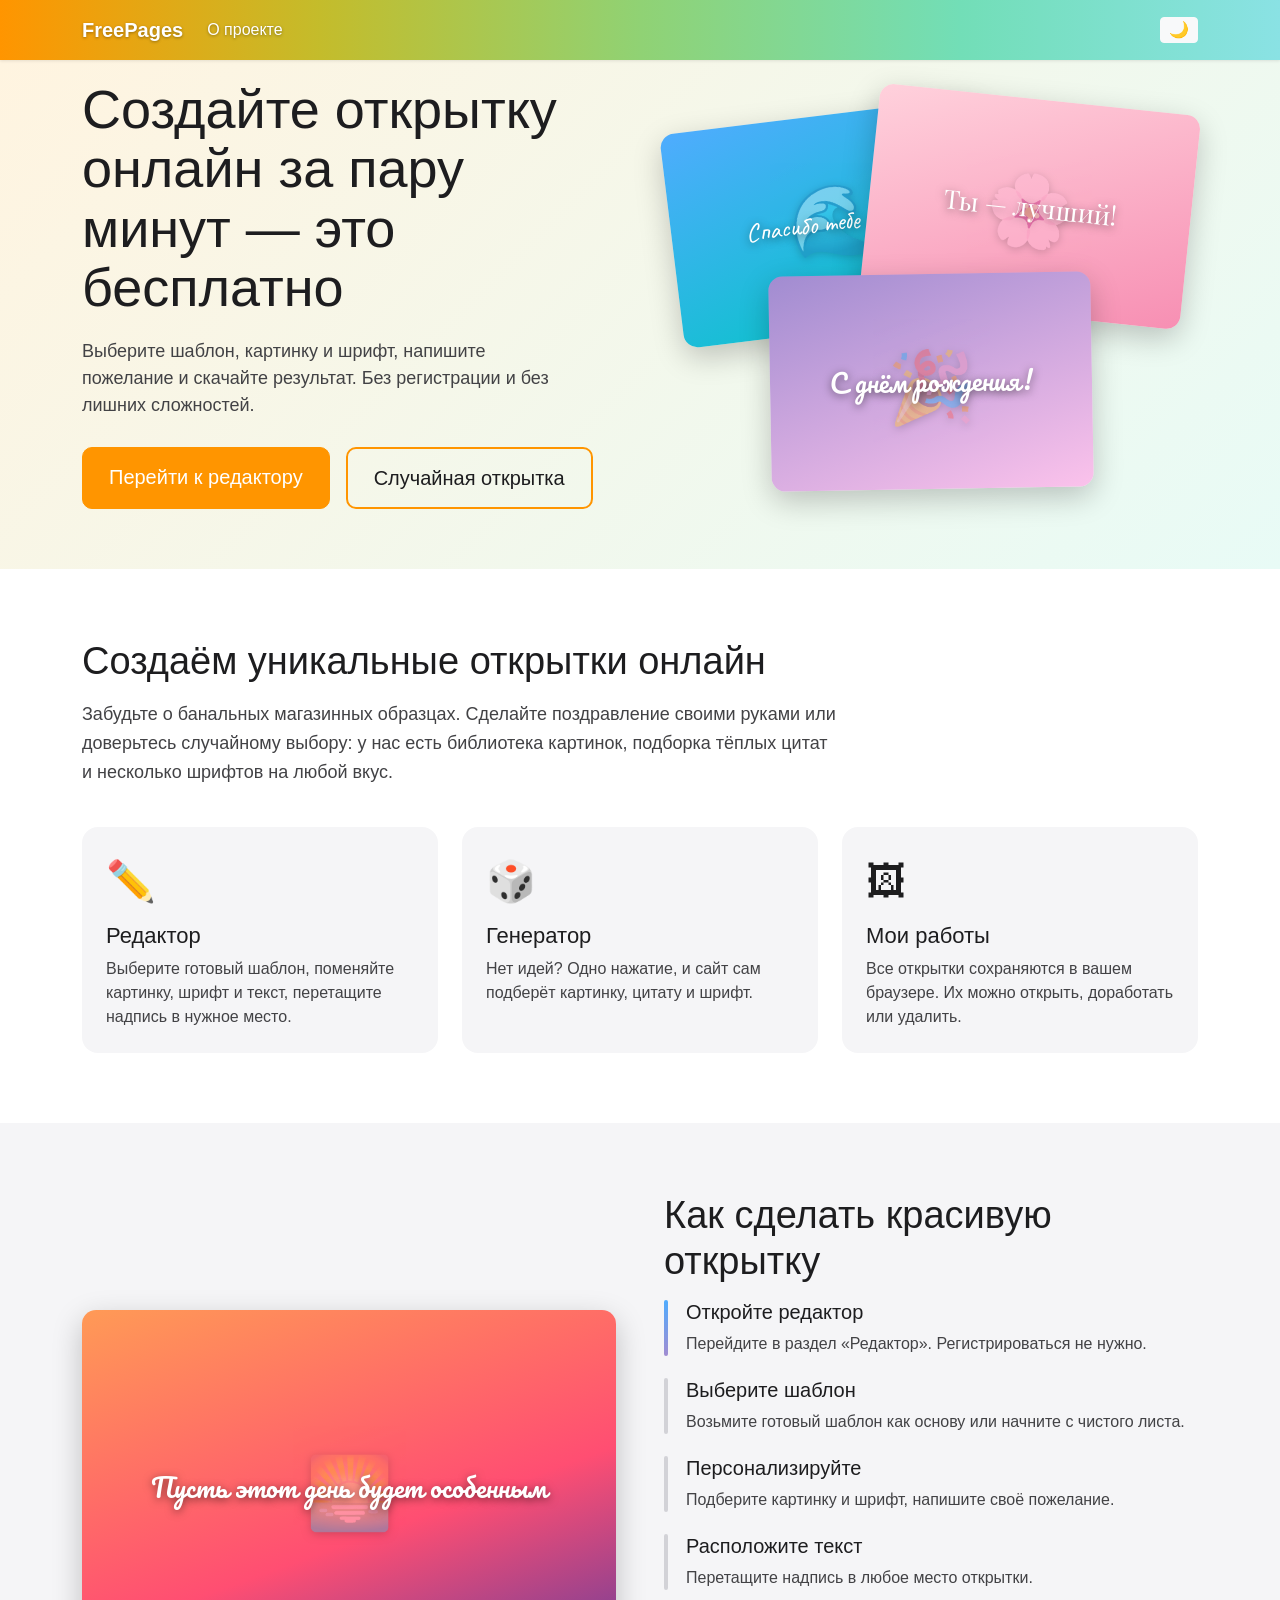
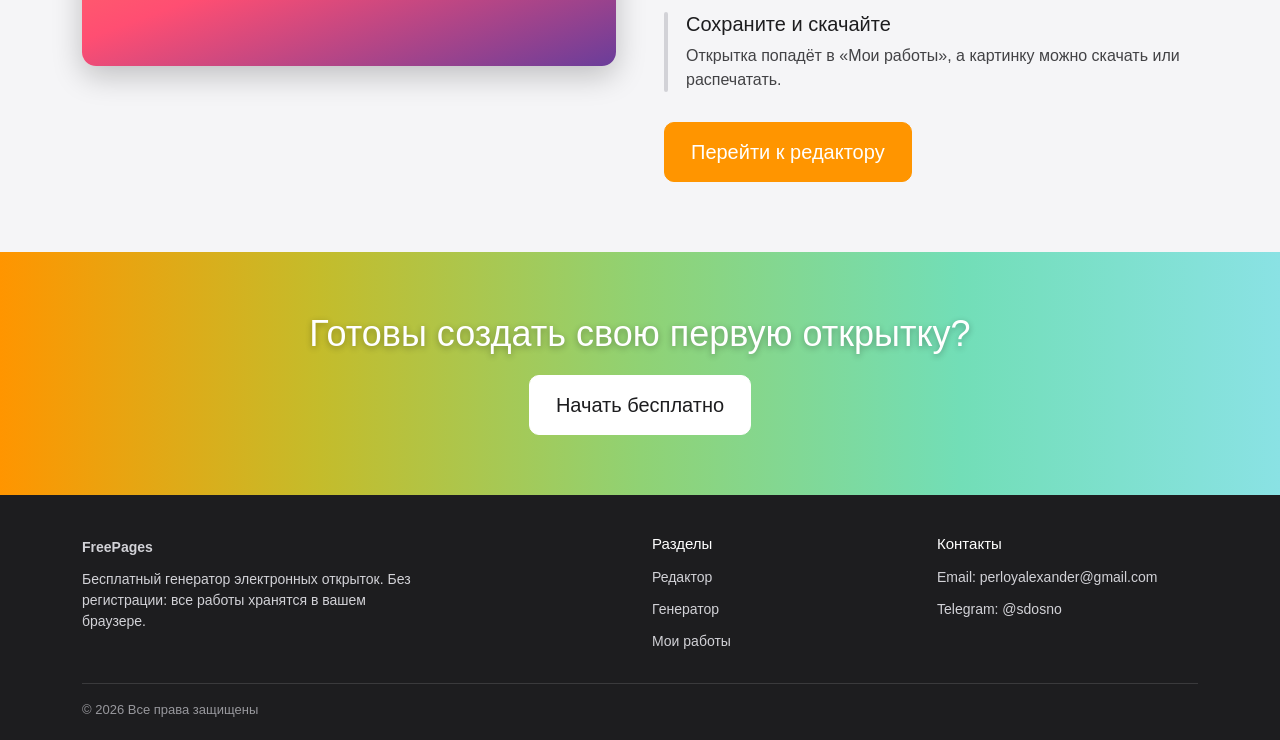
<file: index.html>
<!DOCTYPE html>
<html lang="ru"><head><meta charset="UTF-8"><meta name="viewport" content="width=device-width, initial-scale=1.0"><title>FreePages — создай открытку онлайн</title><link rel="preconnect" href="https://fonts.googleapis.com"><link href="https://fonts.googleapis.com/css2?family=Caveat&family=Pacifico&family=Playfair+Display&display=swap" rel="stylesheet"><link href="https://cdn.jsdelivr.net/npm/bootstrap@5.3.3/dist/css/bootstrap.min.css" rel="stylesheet"><link rel="stylesheet" href="css/style.css"></head>
<body>
<nav class="navbar navbar-expand-md site-header" data-bs-theme="dark"><div class="container">
<a class="navbar-brand" href="index.html">FreePages</a>
<button class="navbar-toggler" type="button" data-bs-toggle="collapse" data-bs-target="#mainNav" aria-controls="mainNav" aria-expanded="false" aria-label="Меню"><span class="navbar-toggler-icon"></span></button>
<div class="collapse navbar-collapse" id="mainNav">
<ul class="navbar-nav me-auto"><li class="nav-item"><a class="nav-link" href="about.html">О проекте</a></li></ul>
</div></div></nav>
<section class="hero"><div class="container">
<div class="row align-items-center g-5">
<div class="col-lg-6"><h1 class="hero__title">Создайте открытку онлайн за пару минут — это бесплатно</h1>
<p class="hero__text">Выберите шаблон, картинку и шрифт, напишите пожелание и скачайте результат. Без регистрации и без лишних сложностей.</p>
<div class="d-flex flex-wrap gap-3"><a class="btn btn-brand btn-lg" href="editor.html">Перейти к редактору</a><a class="btn btn-outline-brand btn-lg" href="generator.html">Случайная открытка</a></div></div>
<div class="col-lg-6"><div class="hero__visual" aria-hidden="true">
<div class="mini-card mini-card--1" style="background:linear-gradient(160deg,#4facfe,#00c6c3);font-family:'Caveat',cursive"><div class="mini-card__emoji">🌊</div><div class="mini-card__text">Спасибо тебе за всё!</div></div>
<div class="mini-card mini-card--2" style="background:linear-gradient(160deg,#ffd1dc,#f78fb3);font-family:'Playfair Display',serif"><div class="mini-card__emoji">🌸</div><div class="mini-card__text">Ты — лучший!</div></div>
<div class="mini-card mini-card--3" style="background:linear-gradient(160deg,#a18cd1,#fbc2eb);font-family:'Pacifico',cursive"><div class="mini-card__emoji">🎉</div><div class="mini-card__text">С днём рождения!</div></div></div></div>
</div></div></section>
<section class="section section--white"><div class="container">
<h2 class="section__title">Создаём уникальные открытки онлайн</h2>
<p class="section__lead">Забудьте о банальных магазинных образцах. Сделайте поздравление своими руками или доверьтесь случайному выбору: у нас есть библиотека картинок, подборка тёплых цитат и несколько шрифтов на любой вкус.</p>
<div class="row g-4"><div class="col-md-4"><a class="card feature h-100" href="editor.html"><div class="card-body p-4"><div class="feature__icon">✏️</div><h3>Редактор</h3><p>Выберите готовый шаблон, поменяйте картинку, шрифт и текст, перетащите надпись в нужное место.</p></div></a></div><div class="col-md-4"><a class="card feature h-100" href="generator.html"><div class="card-body p-4"><div class="feature__icon">🎲</div><h3>Генератор</h3><p>Нет идей? Одно нажатие, и сайт сам подберёт картинку, цитату и шрифт.</p></div></a></div><div class="col-md-4"><a class="card feature h-100" href="gallery.html"><div class="card-body p-4"><div class="feature__icon">🖼</div><h3>Мои работы</h3><p>Все открытки сохраняются в вашем браузере. Их можно открыть, доработать или удалить.</p></div></a></div></div>
</div></section>
<section class="section"><div class="container"><div class="row align-items-center g-5">
<div class="col-lg-6"><div class="howto__visual" aria-hidden="true"><div class="mini-card" style="background:linear-gradient(160deg,#ff9a56,#ff4e72 60%,#6a3d9a);font-family:'Pacifico',cursive"><div class="mini-card__emoji">🌅</div><div class="mini-card__text">Пусть этот день будет особенным</div></div></div></div>
<div class="col-lg-6"><h2 class="section__title">Как сделать красивую открытку</h2>
<ol class="steps">
<li class="step step--first"><h3>Откройте редактор</h3><p>Перейдите в раздел «Редактор». Регистрироваться не нужно.</p></li>
<li class="step"><h3>Выберите шаблон</h3><p>Возьмите готовый шаблон как основу или начните с чистого листа.</p></li>
<li class="step"><h3>Персонализируйте</h3><p>Подберите картинку и шрифт, напишите своё пожелание.</p></li>
<li class="step"><h3>Расположите текст</h3><p>Перетащите надпись в любое место открытки.</p></li>
<li class="step"><h3>Сохраните и скачайте</h3><p>Открытка попадёт в «Мои работы», а картинку можно скачать или распечатать.</p></li></ol>
<a class="btn btn-brand btn-lg" href="editor.html">Перейти к редактору</a></div>
</div></div></section>
<section class="cta"><div class="container"><h2>Готовы создать свою первую открытку?</h2><a class="btn btn-lg" href="editor.html">Начать бесплатно</a></div></section>
<footer class="site-footer"><div class="container"><div class="row g-4">
<div class="col-md-6"><a class="site-footer__logo" href="index.html">FreePages</a><p class="site-footer__text">Бесплатный генератор электронных открыток. Без регистрации: все работы хранятся в вашем браузере.</p></div>
<div class="col-6 col-md-3"><h4>Разделы</h4><ul class="list-unstyled d-flex flex-column gap-2 mb-0"><li><a href="editor.html">Редактор</a></li><li><a href="generator.html">Генератор</a></li><li><a href="gallery.html">Мои работы</a></li></ul></div>
<div class="col-6 col-md-3"><h4>Контакты</h4><ul class="list-unstyled d-flex flex-column gap-2 mb-0"><li><a href="mailto:perloyalexander@gmail.com">Email: perloyalexander@gmail.com</a></li><li><a href="https://t.me/sdosno">Telegram: @sdosno</a></li></ul></div>
</div><div class="site-footer__bottom">© 2026 Все права защищены</div></div></footer>
<script src="https://cdn.jsdelivr.net/npm/bootstrap@5.3.3/dist/js/bootstrap.bundle.min.js"></script><script src="js/main.js"></script></body></html>
</file>
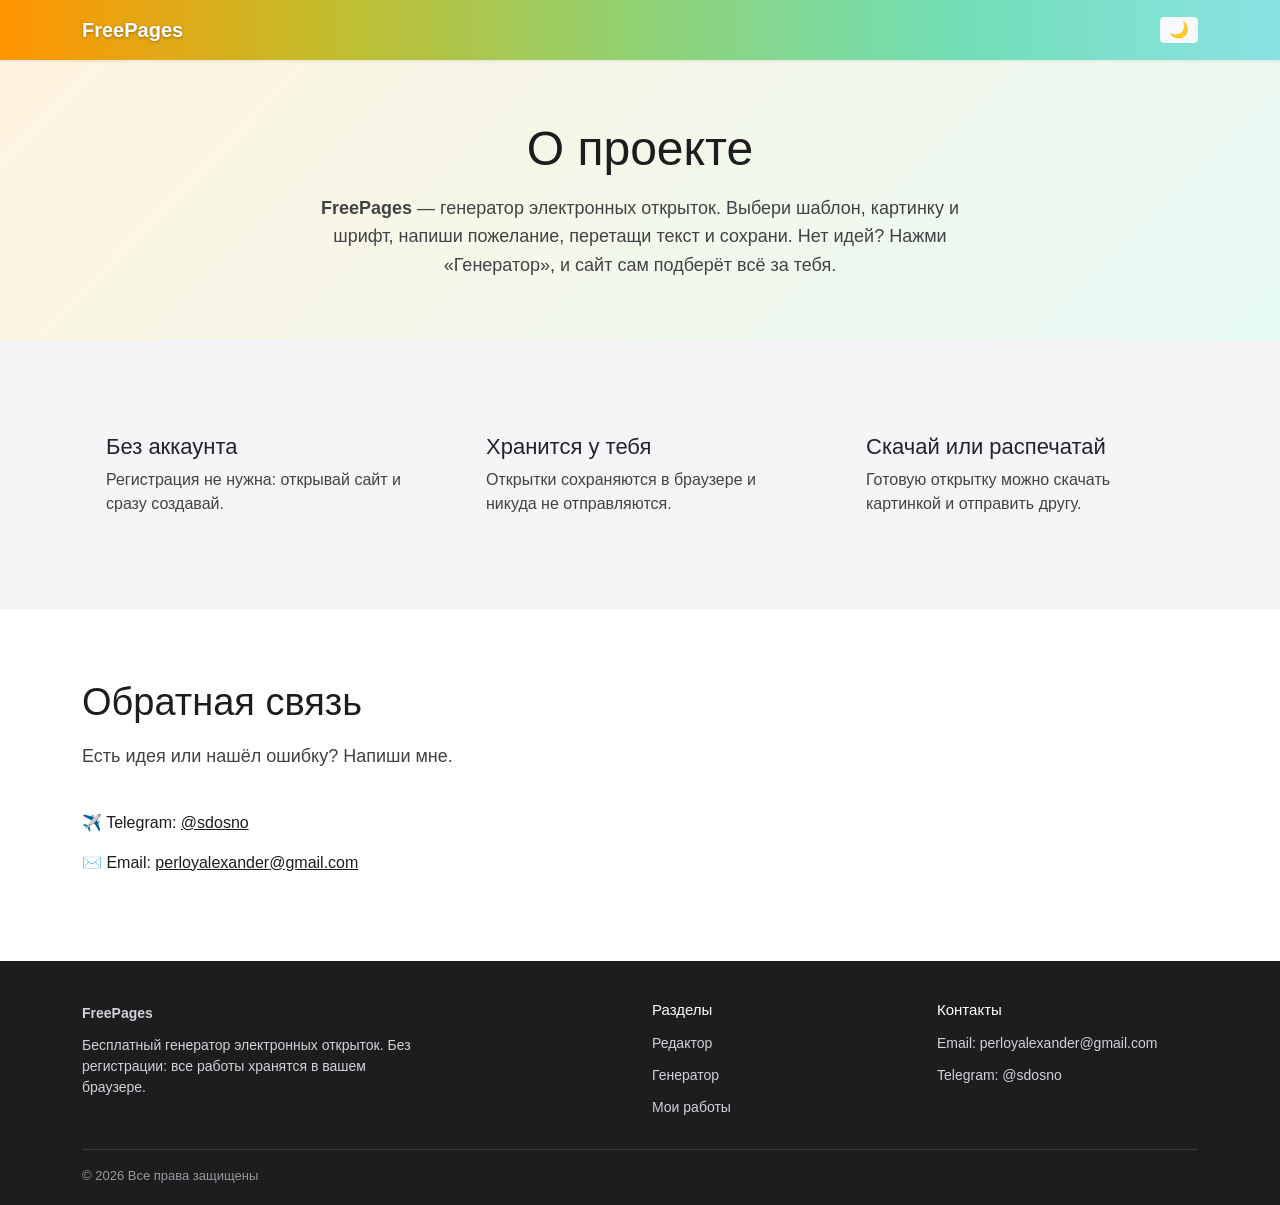
<file: about.html>
<!DOCTYPE html>
<html lang="ru"><head><meta charset="UTF-8"><meta name="viewport" content="width=device-width, initial-scale=1.0"><title>О проекте</title><link rel="preconnect" href="https://fonts.googleapis.com"><link href="https://fonts.googleapis.com/css2?family=Caveat&family=Pacifico&family=Playfair+Display&display=swap" rel="stylesheet"><link href="https://cdn.jsdelivr.net/npm/bootstrap@5.3.3/dist/css/bootstrap.min.css" rel="stylesheet"><link rel="stylesheet" href="css/style.css"></head>
<body>
<nav class="navbar navbar-expand-md site-header" data-bs-theme="dark"><div class="container">
<a class="navbar-brand" href="index.html">FreePages</a>
<button class="navbar-toggler" type="button" data-bs-toggle="collapse" data-bs-target="#mainNav" aria-controls="mainNav" aria-expanded="false" aria-label="Меню"><span class="navbar-toggler-icon"></span></button>
<div class="collapse navbar-collapse" id="mainNav">
</div></div></nav>
<section class="about-hero"><div class="container"><h1>О проекте</h1>
<p><b>FreePages</b> — генератор электронных открыток. Выбери шаблон, картинку и шрифт, напиши пожелание, перетащи текст и сохрани. Нет идей? Нажми «Генератор», и сайт сам подберёт всё за тебя.</p></div></section>
<section class="section"><div class="container"><div class="row g-4">
<div class="col-md-4"><div class="card info-card h-100"><div class="card-body p-4"><h3>Без аккаунта</h3><p>Регистрация не нужна: открывай сайт и сразу создавай.</p></div></div></div>
<div class="col-md-4"><div class="card info-card h-100"><div class="card-body p-4"><h3>Хранится у тебя</h3><p>Открытки сохраняются в браузере и никуда не отправляются.</p></div></div></div>
<div class="col-md-4"><div class="card info-card h-100"><div class="card-body p-4"><h3>Скачай или распечатай</h3><p>Готовую открытку можно скачать картинкой и отправить другу.</p></div></div></div>
</div></div></section>
<section class="section section--white"><div class="container">
<h2 class="section__title">Обратная связь</h2>
<p class="section__lead">Есть идея или нашёл ошибку? Напиши мне.</p>
<div class="row g-5">
<div class="col-lg-5"><ul class="contact-list list-unstyled d-flex flex-column gap-3">
<li>✈️ Telegram: <a href="https://t.me/sdosno" target="_blank" rel="noopener">@sdosno</a></li>
<li>✉️ Email: <a href="mailto:perloyalexander@gmail.com">perloyalexander@gmail.com</a></li></ul></div>

</form></div></div></div></section>




<footer class="site-footer"><div class="container"><div class="row g-4">
<div class="col-md-6"><a class="site-footer__logo" href="index.html">FreePages</a><p class="site-footer__text">Бесплатный генератор электронных открыток. Без регистрации: все работы хранятся в вашем браузере.</p></div>
<div class="col-6 col-md-3"><h4>Разделы</h4><ul class="list-unstyled d-flex flex-column gap-2 mb-0"><li><a href="editor.html">Редактор</a></li><li><a href="generator.html">Генератор</a></li><li><a href="gallery.html">Мои работы</a></li></ul></div>
<div class="col-6 col-md-3"><h4>Контакты</h4><ul class="list-unstyled d-flex flex-column gap-2 mb-0"><li><a href="mailto:perloyalexander@gmail.com">Email: perloyalexander@gmail.com</a></li><li><a href="https://t.me/sdosno">Telegram: @sdosno</a></li></ul></div>
</div><div class="site-footer__bottom">© 2026 Все права защищены</div></div></footer>
<script src="https://cdn.jsdelivr.net/npm/bootstrap@5.3.3/dist/js/bootstrap.bundle.min.js"></script><script src="js/main.js"></script></body></html>
</file>
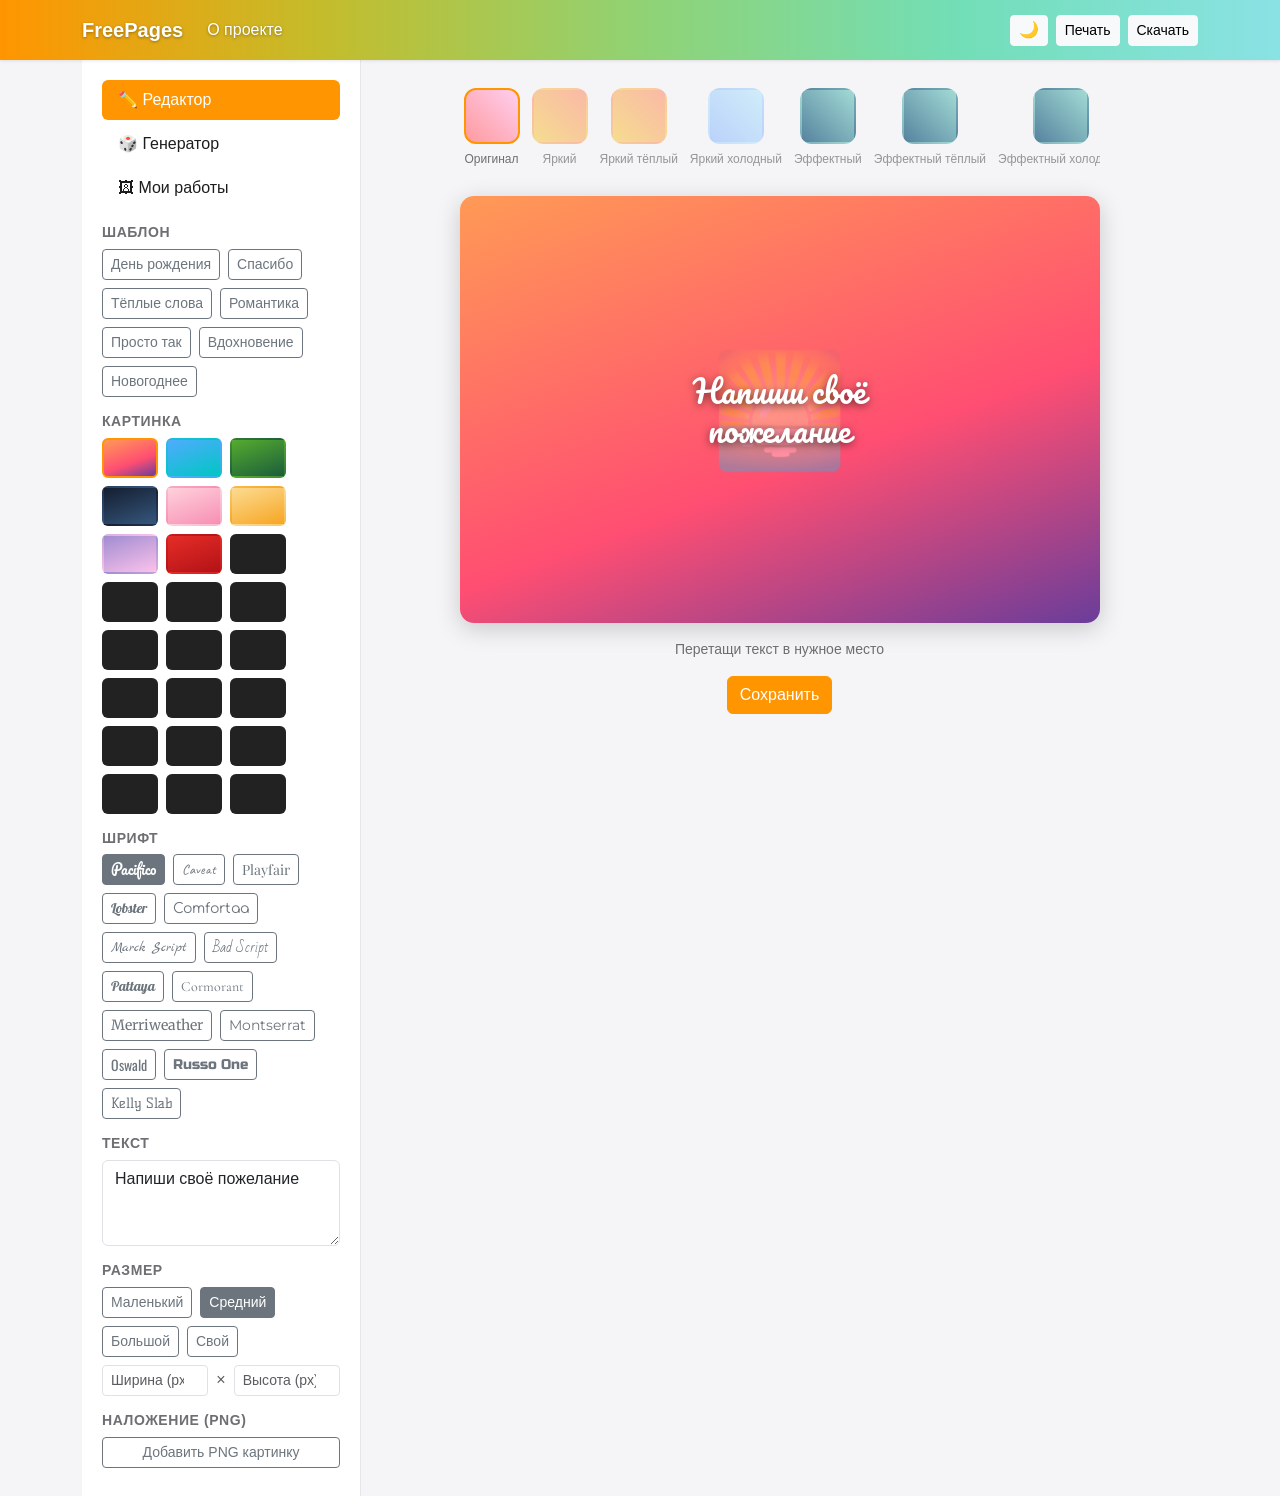
<file: editor.html>
<!DOCTYPE html>
<html lang="ru"><head><meta charset="UTF-8"><meta name="viewport" content="width=device-width, initial-scale=1.0"><title>Редактор открыток</title><link rel="preconnect" href="https://fonts.googleapis.com"><link href="https://fonts.googleapis.com/css2?family=Caveat&family=Pacifico&family=Playfair+Display&display=swap" rel="stylesheet"><link href="https://cdn.jsdelivr.net/npm/bootstrap@5.3.3/dist/css/bootstrap.min.css" rel="stylesheet"><link rel="stylesheet" href="css/style.css"></head>
<body>
<nav class="navbar navbar-expand-md site-header" data-bs-theme="dark"><div class="container">
<a class="navbar-brand" href="index.html">FreePages</a>
<button class="navbar-toggler" type="button" data-bs-toggle="collapse" data-bs-target="#mainNav" aria-controls="mainNav" aria-expanded="false" aria-label="Меню"><span class="navbar-toggler-icon"></span></button>
<div class="collapse navbar-collapse" id="mainNav">
<ul class="navbar-nav me-auto"><li class="nav-item"><a class="nav-link" href="about.html">О проекте</a></li></ul><div class="d-flex gap-2 mt-2 mt-md-0"><button class="btn btn-light btn-sm" id="btn-print" onclick="window.print()">Печать</button><button class="btn btn-light btn-sm" id="btn-share">Скачать</button></div>
</div></div></nav>
<div class="container-xl app"><div class="row g-0"><!-- ... (head и header без изменений) ... -->
<!-- ... (head и header без изменений) ... -->
<aside class="col-12 col-md-4 col-lg-3 sidebar"><nav class="nav nav-pills flex-row flex-md-column gap-1 mb-3" aria-label="Разделы">
<a class="nav-link sidebar__link" href="editor.html">✏️ Редактор</a>
<a class="nav-link sidebar__link" href="generator.html">🎲 Генератор</a>
<a class="nav-link sidebar__link" href="gallery.html">🖼 Мои работы</a></nav><div class="panel"><h3>Шаблон</h3><div class="options" id="templates"></div>
<h3>Картинка</h3><div class="options" id="images"></div>
<h3>Шрифт</h3><div class="options" id="fonts"></div>
<h3>Текст</h3><textarea class="form-control" id="text-input" rows="3"></textarea>

<h3>Размер</h3>
<div class="options mb-2" id="sizes">
  <button type="button" class="btn btn-sm btn-outline-secondary" data-size="small">Маленький</button>
  <button type="button" class="btn btn-sm btn-outline-secondary" data-size="medium">Средний</button>
  <button type="button" class="btn btn-sm btn-outline-secondary" data-size="large">Большой</button>
  <button type="button" class="btn btn-sm btn-outline-secondary" data-size="custom">Свой</button>
</div>
<div id="custom-size-box" class="d-flex gap-2 align-items-center mb-3" style="display: none;">
  <input type="number" id="size-w" class="form-control form-control-sm" placeholder="Ширина (px)" min="100" max="2000">
  <span class="text-muted">×</span>
  <input type="number" id="size-h" class="form-control form-control-sm" placeholder="Высота (px)" min="100" max="2000">
</div>

<h3>Наложение (PNG)</h3>
<button class="btn btn-sm btn-outline-secondary w-100 mb-2" id="btn-add-png">Добавить PNG картинку</button>
<input type="file" id="png-input" accept="image/png" style="display: none;">

</div></aside><main class="col-12 col-md-8 col-lg-9 d-flex flex-column align-items-center gap-3 p-3 p-md-4"><div class="filters-bar" id="filters"></div><div class="ecard" id="card"><div class="ecard__emoji"></div><p class="ecard__text"></p></div><p class="hint">Перетащи текст в нужное место</p><div class="actions"><button class="btn btn-brand" id="btn-save">Сохранить</button></div><div class="status" id="status"></div></main></div></div>
<!-- ... (скрипты без изменений) ... -->

<script src="https://cdn.jsdelivr.net/npm/bootstrap@5.3.3/dist/js/bootstrap.bundle.min.js"></script><script src="js/data.js"></script><script src="js/storage.js"></script><script src="js/card.js"></script><script src="js/main.js"></script><script src="js/editor.js"></script></body></html>
</file>
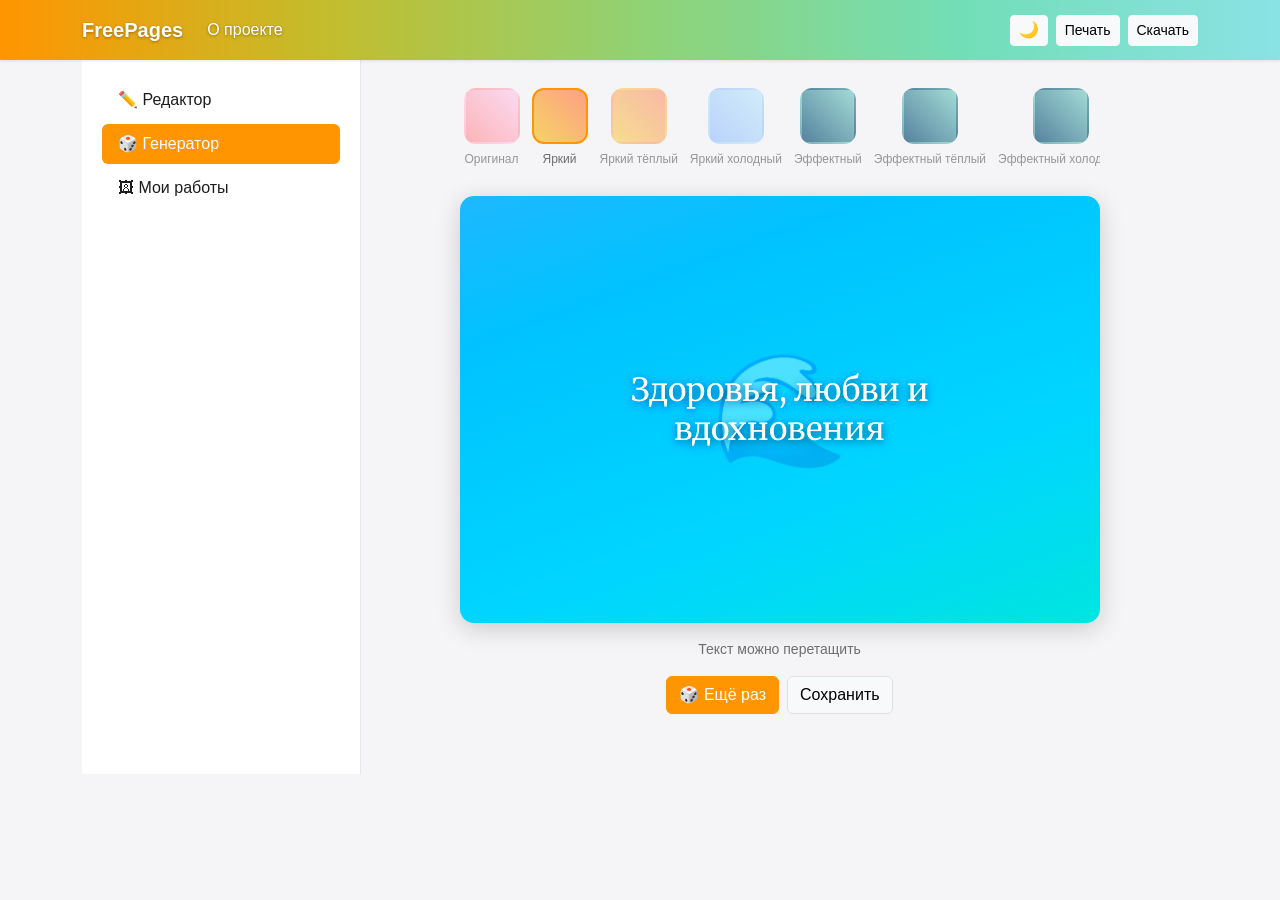
<file: generator.html>
<!DOCTYPE html>
<html lang="ru"><head><meta charset="UTF-8"><meta name="viewport" content="width=device-width, initial-scale=1.0"><title>Генератор открыток</title><link rel="preconnect" href="https://fonts.googleapis.com"><link href="https://fonts.googleapis.com/css2?family=Caveat&family=Pacifico&family=Playfair+Display&display=swap" rel="stylesheet"><link href="https://cdn.jsdelivr.net/npm/bootstrap@5.3.3/dist/css/bootstrap.min.css" rel="stylesheet"><link rel="stylesheet" href="css/style.css"></head>
<body>
<nav class="navbar navbar-expand-md site-header" data-bs-theme="dark"><div class="container">
<a class="navbar-brand" href="index.html">FreePages</a>
<button class="navbar-toggler" type="button" data-bs-toggle="collapse" data-bs-target="#mainNav" aria-controls="mainNav" aria-expanded="false" aria-label="Меню"><span class="navbar-toggler-icon"></span></button>
<div class="collapse navbar-collapse" id="mainNav">
<ul class="navbar-nav me-auto"><li class="nav-item"><a class="nav-link" href="about.html">О проекте</a></li></ul><div class="d-flex gap-2 mt-2 mt-md-0"><button class="btn btn-light btn-sm" id="btn-print" onclick="window.print()">Печать</button><button class="btn btn-light btn-sm" id="btn-share">Скачать</button></div>
</div></div></nav>
<div class="container-xl app"><div class="row g-0"><aside class="col-12 col-md-4 col-lg-3 sidebar"><nav class="nav nav-pills flex-row flex-md-column gap-1 mb-3" aria-label="Разделы">
<a class="nav-link sidebar__link" href="editor.html">✏️ Редактор</a>
<a class="nav-link sidebar__link" href="generator.html">🎲 Генератор</a>
<a class="nav-link sidebar__link" href="gallery.html">🖼 Мои работы</a></nav></aside><!-- ... (head и header без изменений) ... -->
<main class="col-12 col-md-8 col-lg-9 d-flex flex-column align-items-center gap-3 p-3 p-md-4">
 <div class="filters-bar" id="filters"></div>
 <div class="ecard" id="card"><div class="ecard__emoji"></div><p class="ecard__text"></p></div>
 <p class="hint">Текст можно перетащить</p>
 <div class="actions d-flex gap-2"><button class="btn btn-brand" id="btn-generate">🎲 Ещё раз</button><button class="btn btn-light border" id="btn-save">Сохранить</button></div>
 <div class="status" id="status"></div>
</main>
<!-- ... (скрипты без изменений) ... --></div></div>

<script src="https://cdn.jsdelivr.net/npm/bootstrap@5.3.3/dist/js/bootstrap.bundle.min.js"></script><script src="js/data.js"></script><script src="js/storage.js"></script><script src="js/card.js"></script><script src="js/main.js"></script><script src="js/generator.js"></script></body></html>
</file>
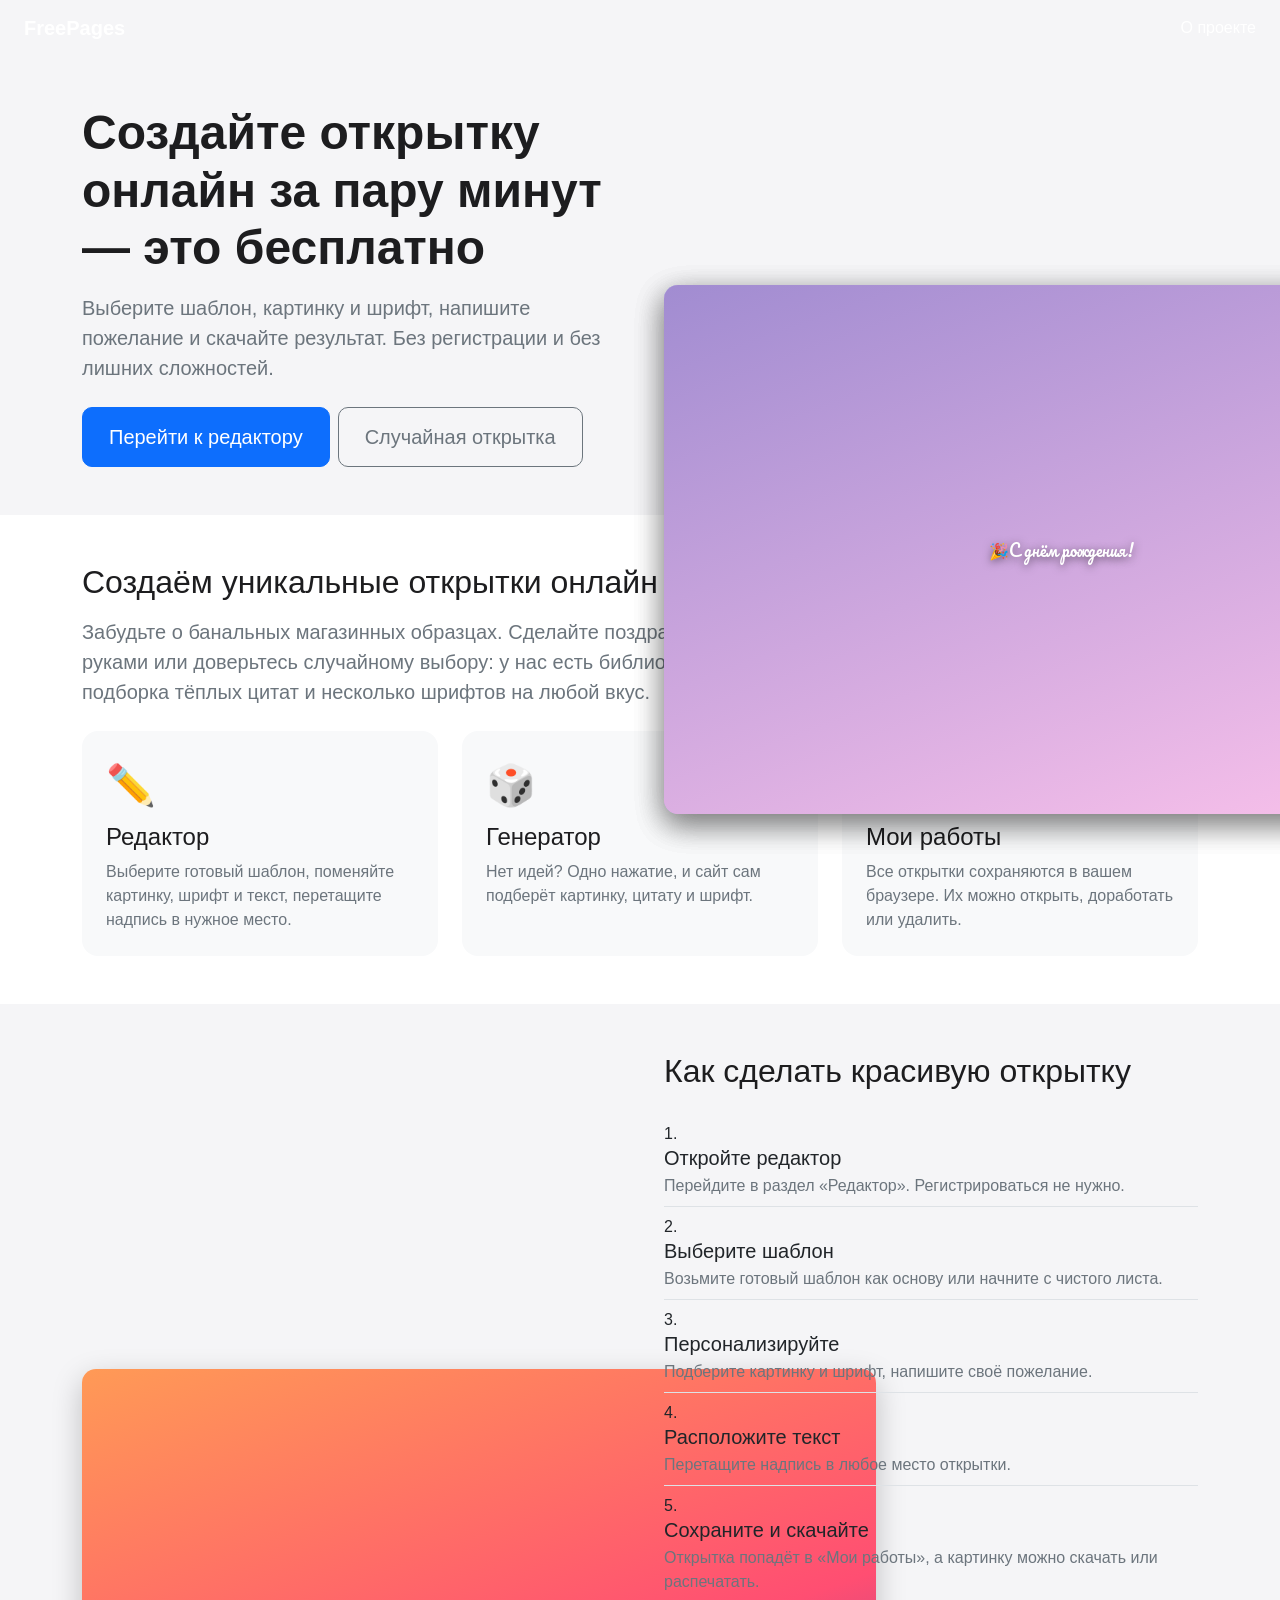
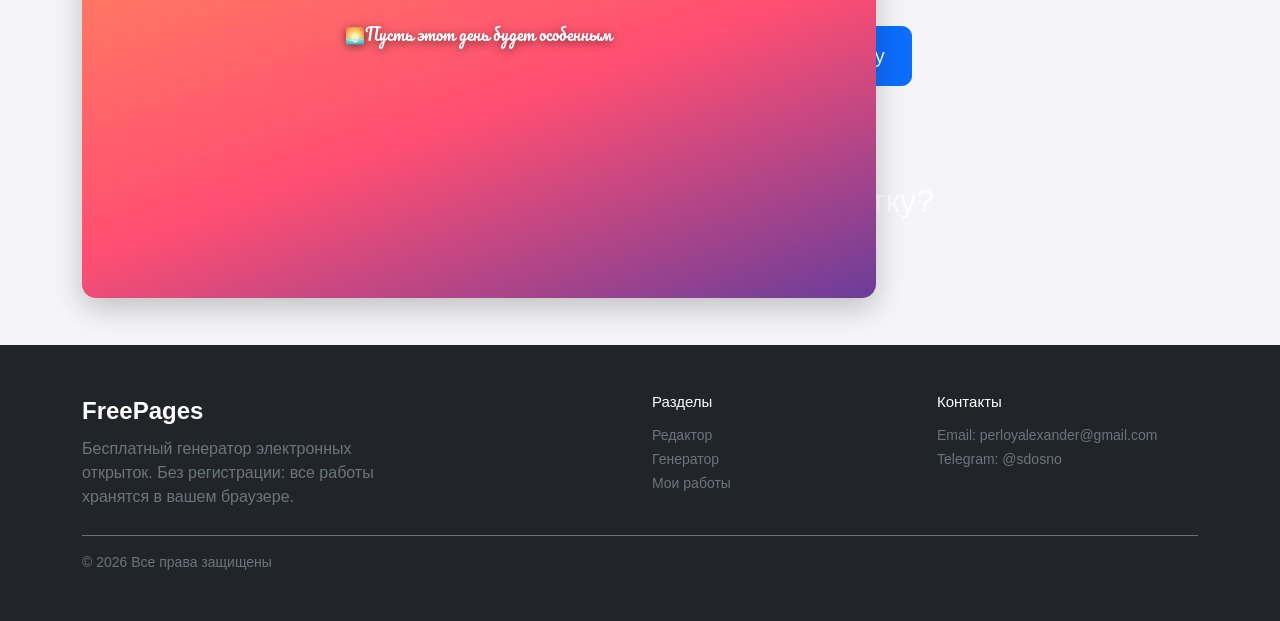
<file: main_screen.html>
<!DOCTYPE html>
<html lang="ru">
<head>
  <meta charset="UTF-8">
  <meta name="viewport" content="width=device-width, initial-scale=1.0">
  <title>FreePages — создай открытку онлайн</title>
  <link rel="preconnect" href="https://fonts.googleapis.com">
  <link href="https://fonts.googleapis.com/css2?family=Caveat&family=Pacifico&family=Playfair+Display&display=swap" rel="stylesheet">
  <link href="https://cdn.jsdelivr.net/npm/bootstrap@5.3.3/dist/css/bootstrap.min.css" rel="stylesheet">
  <link rel="stylesheet" href="css/style.css">
</head>
<body>
  <nav class="navbar navbar-dark navbar-brand-bar">
    <div class="container-fluid px-3 px-lg-4">
      <a class="navbar-brand fw-bold mb-0" href="main_screen.html">FreePages</a>
      <a class="nav-link text-white" href="about.html">О проекте</a>
    </div>
  </nav>

  <section class="hero-section py-5">
    <div class="container">
      <div class="row align-items-center g-5">
        <div class="col-lg-6">
          <h1 class="display-5 fw-bold mb-3">Создайте открытку онлайн за пару минут — это бесплатно</h1>
          <p class="fs-5 text-secondary mb-4">Выберите шаблон, картинку и шрифт, напишите пожелание и скачайте результат. Без регистрации и без лишних сложностей.</p>
          <div class="d-flex gap-2 flex-wrap">
            <a class="btn btn-primary btn-lg" href="index.html">Перейти к редактору</a>
            <a class="btn btn-outline-secondary btn-lg" href="generator.html">Случайная открытка</a>
          </div>
        </div>
        <div class="col-lg-6">
          <div class="hero-visual" aria-hidden="true">
            <div class="mini-card mini-card-1" style="background:linear-gradient(160deg,#4facfe,#00c6c3);font-family:'Caveat',cursive">
              <div class="mini-card-emoji">🌊</div>
              <div class="mini-card-text">Спасибо тебе за всё!</div>
            </div>
            <div class="mini-card mini-card-2" style="background:linear-gradient(160deg,#ffd1dc,#f78fb3);font-family:'Playfair Display',serif">
              <div class="mini-card-emoji">🌸</div>
              <div class="mini-card-text">Ты — лучший!</div>
            </div>
            <div class="mini-card mini-card-3" style="background:linear-gradient(160deg,#a18cd1,#fbc2eb);font-family:'Pacifico',cursive">
              <div class="mini-card-emoji">🎉</div>
              <div class="mini-card-text">С днём рождения!</div>
            </div>
          </div>
        </div>
      </div>
    </div>
  </section>

  <section class="bg-white py-5">
    <div class="container">
      <h2 class="mb-3">Создаём уникальные открытки онлайн</h2>
      <p class="fs-5 text-secondary mb-4" style="max-width: 760px;">Забудьте о банальных магазинных образцах. Сделайте поздравление своими руками или доверьтесь случайному выбору: у нас есть библиотека картинок, подборка тёплых цитат и несколько шрифтов на любой вкус.</p>
      <div class="row g-4">
        <div class="col-md-4">
          <a class="feature-card text-decoration-none text-reset d-block bg-body-tertiary rounded-4 p-4 h-100" href="index.html">
            <div class="fs-1 mb-2">✏️</div>
            <h3 class="h4">Редактор</h3>
            <p class="mb-0 text-secondary">Выберите готовый шаблон, поменяйте картинку, шрифт и текст, перетащите надпись в нужное место.</p>
          </a>
        </div>
        <div class="col-md-4">
          <a class="feature-card text-decoration-none text-reset d-block bg-body-tertiary rounded-4 p-4 h-100" href="generator.html">
            <div class="fs-1 mb-2">🎲</div>
            <h3 class="h4">Генератор</h3>
            <p class="mb-0 text-secondary">Нет идей? Одно нажатие, и сайт сам подберёт картинку, цитату и шрифт.</p>
          </a>
        </div>
        <div class="col-md-4">
          <a class="feature-card text-decoration-none text-reset d-block bg-body-tertiary rounded-4 p-4 h-100" href="gallery.html">
            <div class="fs-1 mb-2">🖼</div>
            <h3 class="h4">Мои работы</h3>
            <p class="mb-0 text-secondary">Все открытки сохраняются в вашем браузере. Их можно открыть, доработать или удалить.</p>
          </a>
        </div>
      </div>
    </div>
  </section>

  <section class="py-5">
    <div class="container">
      <div class="row align-items-center g-5">
        <div class="col-lg-6 howto-visual" aria-hidden="true">
          <div class="mini-card" style="background:linear-gradient(160deg,#ff9a56,#ff4e72 60%,#6a3d9a);font-family:'Pacifico',cursive">
            <div class="mini-card-emoji">🌅</div>
            <div class="mini-card-text">Пусть этот день будет особенным</div>
          </div>
        </div>
        <div class="col-lg-6">
          <h2 class="mb-4">Как сделать красивую открытку</h2>
          <ol class="list-group list-group-numbered list-group-flush mb-4">
            <li class="list-group-item bg-transparent px-0">
              <h3 class="h5 mb-1">Откройте редактор</h3>
              <p class="mb-0 text-secondary">Перейдите в раздел «Редактор». Регистрироваться не нужно.</p>
            </li>
            <li class="list-group-item bg-transparent px-0">
              <h3 class="h5 mb-1">Выберите шаблон</h3>
              <p class="mb-0 text-secondary">Возьмите готовый шаблон как основу или начните с чистого листа.</p>
            </li>
            <li class="list-group-item bg-transparent px-0">
              <h3 class="h5 mb-1">Персонализируйте</h3>
              <p class="mb-0 text-secondary">Подберите картинку и шрифт, напишите своё пожелание.</p>
            </li>
            <li class="list-group-item bg-transparent px-0">
              <h3 class="h5 mb-1">Расположите текст</h3>
              <p class="mb-0 text-secondary">Перетащите надпись в любое место открытки.</p>
            </li>
            <li class="list-group-item bg-transparent px-0">
              <h3 class="h5 mb-1">Сохраните и скачайте</h3>
              <p class="mb-0 text-secondary">Открытка попадёт в «Мои работы», а картинку можно скачать или распечатать.</p>
            </li>
          </ol>
          <a class="btn btn-primary btn-lg" href="editor.html">Перейти к редактору</a>
        </div>
      </div>
    </div>
  </section>

  <section class="cta-band py-5 text-center text-white">
    <h2 class="mb-3">Готовы создать свою первую открытку?</h2>
    <a class="btn btn-light btn-lg" href="index.html">Начать бесплатно</a>
  </section>

  <footer class="site-footer bg-dark text-secondary py-5">
    <div class="container">
      <div class="row g-4">
        <div class="col-md-6">
          <a class="fs-4 fw-bold text-white text-decoration-none" href="main_screen.html">FreePages</a>
          <p class="mt-2 mb-0" style="max-width: 340px;">Бесплатный генератор электронных открыток. Без регистрации: все работы хранятся в вашем браузере.</p>
        </div>
        <div class="col-md-3">
          <h4 class="h6 text-white">Разделы</h4>
          <ul class="list-unstyled">
            <li><a class="link-secondary text-decoration-none" href="index.html">Редактор</a></li>
            <li><a class="link-secondary text-decoration-none" href="generator.html">Генератор</a></li>
            <li><a class="link-secondary text-decoration-none" href="gallery.html">Мои работы</a></li>
          </ul>
        </div>
        <div class="col-md-3">
          <h4 class="h6 text-white">Контакты</h4>
          <ul class="list-unstyled">
            <li><a class="link-secondary text-decoration-none" href="mailto:perloyalexander@gmail.com">Email: perloyalexander@gmail.com</a></li>
            <li><a class="link-secondary text-decoration-none" href="https://t.me/sdosno">Telegram: @sdosno</a></li>
          </ul>
        </div>
      </div>
      <div class="border-top border-secondary mt-4 pt-3 small">© 2026 Все права защищены</div>
    </div>
  </footer>

  <script src="https://cdn.jsdelivr.net/npm/bootstrap@5.3.3/dist/js/bootstrap.bundle.min.js"></script>
  <script src="js/main.js"></script>
</body>
</html>
</file>
<file: css/style.css>
/* Bootstrap подключается раньше этого файла, поэтому здесь переопределяем и добавляем своё */
:root {
  --primary-orange: #FF9500;
  --hover-orange: #E08500;
  --bg-color: #F5F5F7;
  --logo-color: #FFFFFF;
  --text-color: #1D1D1F;
  --bg-soft: #ffffff;
  --border-color: #e5e5ea;
}

body {
  font-family: -apple-system, BlinkMacSystemFont, "Segoe UI", Roboto, Helvetica, Arial, sans-serif;
  background-color: var(--bg-color);
  color: var(--text-color);
}

/* ===== Кнопки: фирменный оранжевый на базе Bootstrap ===== */
.btn-brand { --bs-btn-color: #fff; --bs-btn-bg: var(--primary-orange); --bs-btn-border-color: var(--primary-orange); --bs-btn-hover-color: #fff; --bs-btn-hover-bg: var(--hover-orange); --bs-btn-hover-border-color: var(--hover-orange); --bs-btn-active-color: #fff; --bs-btn-active-bg: var(--hover-orange); --bs-btn-active-border-color: var(--hover-orange); }
.btn-outline-brand { --bs-btn-color: var(--text-color); --bs-btn-border-color: var(--primary-orange); --bs-btn-hover-color: var(--text-color); --bs-btn-hover-bg: #fff4e0; --bs-btn-hover-border-color: var(--primary-orange); --bs-btn-active-color: var(--text-color); --bs-btn-active-bg: #fff4e0; --bs-btn-active-border-color: var(--primary-orange); border-width: 2px; }
.btn-lg { padding: 14px 26px; border-radius: 10px; }

/* ===== Шапка (Bootstrap navbar) ===== */
.navbar.site-header { background-image: linear-gradient(to right, #ff9500, #c4bc2b, #90d274, #72deb7, #8ae2e4); box-shadow: 0 1px 3px rgba(0,0,0,.1); padding: 10px 0; }
.site-header .navbar-brand { font-size: 20px; font-weight: bold; color: var(--logo-color); text-shadow: 0 1px 3px rgba(0,0,0,.35); }
.site-header .nav-link { color: var(--logo-color); font-weight: 500; border-radius: 6px; text-shadow: 0 1px 3px rgba(0,0,0,.35); }
.site-header .nav-link:hover { background: rgba(255,255,255,.25); color: #fff; }

/* ===== Страницы с боковым меню ===== */
.app { min-height: 70vh; }
.sidebar { background: var(--bg-soft); padding: 20px; border-bottom: 1px solid var(--border-color); }
@media (min-width:768px) { .sidebar { border-bottom: 0; border-right: 1px solid var(--border-color); } }
.sidebar .nav-pills { --bs-nav-pills-link-active-bg: var(--primary-orange); --bs-nav-link-color: var(--text-color); --bs-nav-link-hover-color: var(--text-color); }
.sidebar__link { font-weight: 500; color: var(--text-color); }
.panel h3 { margin: 16px 0 8px; font-size: 14px; font-weight: 600; color: #6e6e73; text-transform: uppercase; letter-spacing: .04em; }
.options { display: flex; flex-wrap: wrap; gap: 8px; }
.thumb { width: 56px; height: 40px; border-radius: 6px; border: 2px solid transparent; cursor: pointer; padding: 0; }
.thumb.is-selected { border-color: var(--primary-orange); }
.chip { padding: 6px 10px; border: 1px solid #d2d2d7; background: var(--bg-soft); color: var(--text-color); border-radius: 6px; cursor: pointer; font-size: 15px; }
.chip.is-selected { border-color: var(--primary-orange); background: #fff4e0; color: #1D1D1F; }
.hint { color: #6e6e73; font-size: 14px; margin: 0; }
.status { min-height: 20px; color: #2a8f4f; font-weight: 500; }
.empty { color: #6e6e73; text-align: center; padding: 40px; }

/* ===== Открытка ===== */
.ecard { position: relative; width: 100%; max-width: 640px; aspect-ratio: 3/2; border-radius: 14px; overflow: hidden; box-shadow: 0 6px 24px rgba(0,0,0,.18); user-select: none; }
.ecard__emoji { position: absolute; inset: 0; display: flex; align-items: center; justify-content: center; font-size: 110px; opacity: .35; pointer-events: none; }
.ecard__text { position: absolute; transform: translate(-50%,-50%); max-width: 85%; text-align: center; color: #fff; font-size: clamp(18px,4vw,32px); line-height: 1.2; text-shadow: 0 2px 8px rgba(0,0,0,.55); cursor: grab; touch-action: none; margin: 0; }
.ecard__text:active { cursor: grabbing; }
.gallery__item { background: var(--bg-soft); padding: 10px; border-radius: 12px; box-shadow: 0 1px 4px rgba(0,0,0,.1); }
.gallery__item .ecard { box-shadow: none; }
.gallery__item .ecard__emoji { font-size: 50px; }
.gallery__item .ecard__text { font-size: 15px; cursor: default; }
@media (max-width:767px) { .ecard__emoji { font-size: 70px; } }

/* ===== Уведомление ===== */
.app-toast { position: fixed; bottom: 20px; left: 50%; transform: translateX(-50%); background: #1d1d1f; color: #fff; padding: 10px 18px; border-radius: 8px; opacity: 0; transition: opacity .3s; pointer-events: none; z-index: 2000; }
.app-toast.show { opacity: 1; }

/* ===== Главный экран ===== */
.hero { background: linear-gradient(135deg,#fff4e0,#e8fbf6); padding: 20px 0 60px; }
.breadcrumbs { font-size: 15px; color: #6e6e73; margin: 0 0 30px; }
.breadcrumbs a { color: var(--text-color); text-decoration: none; }
.breadcrumbs span { margin: 0 8px; }
.hero__title { font-size: clamp(32px,5vw,54px); line-height: 1.1; margin: 0 0 20px; }
.hero__text { font-size: 18px; line-height: 1.5; color: #424245; margin: 0 0 28px; max-width: 480px; }
.hero__visual { position: relative; aspect-ratio: 4/3; max-width: 520px; margin: 0 auto; }
.mini-card { position: absolute; width: 62%; aspect-ratio: 3/2; border-radius: 14px; box-shadow: 0 10px 30px rgba(0,0,0,.22); overflow: hidden; display: flex; align-items: center; justify-content: center; text-align: center; color: #fff; text-shadow: 0 2px 8px rgba(0,0,0,.5); padding: 12px; }
.mini-card__emoji { position: absolute; inset: 0; display: flex; align-items: center; justify-content: center; font-size: 70px; opacity: .35; }
.mini-card__text { position: relative; font-size: clamp(16px,2.4vw,26px); line-height: 1.2; }
.mini-card--1 { left: 0; top: 4%; transform: rotate(-7deg); }
.mini-card--2 { right: 0; top: 0; transform: rotate(6deg); z-index: 1; }
.mini-card--3 { left: 19%; bottom: 0; transform: rotate(-1deg); z-index: 2; }
.section { padding: 70px 0; }
.section--white { background: var(--bg-soft); }
.section__title { font-size: clamp(26px,4vw,38px); margin: 0 0 16px; }
.section__lead { font-size: 18px; line-height: 1.6; color: #424245; max-width: 760px; margin: 0 0 40px; }
.feature { background: var(--bg-color); border: 0; border-radius: 16px; text-decoration: none; color: inherit; transition: transform .2s, box-shadow .2s; }
.feature:hover { transform: translateY(-4px); box-shadow: 0 8px 24px rgba(0,0,0,.12); }
.feature__icon { font-size: 40px; margin-bottom: 12px; }
.feature h3, .info-card h3 { margin: 0 0 8px; font-size: 22px; }
.feature p, .info-card p { margin: 0; color: #424245; line-height: 1.5; }
.howto__visual { aspect-ratio: 3/2; }
.howto__visual .mini-card { position: relative; width: 100%; height: 100%; aspect-ratio: auto; transform: none; }
.steps { list-style: none; margin: 0 0 30px; padding: 0; display: flex; flex-direction: column; gap: 22px; }
.step { position: relative; padding-left: 22px; }
.step::before { content: ""; position: absolute; left: 0; top: 0; bottom: 0; width: 4px; border-radius: 4px; background: #d2d2d7; }
.step--first::before { background: linear-gradient(to bottom,#4facfe,#a18cd1); }
.step h3 { margin: 0; font-size: 20px; }
.step p { margin: 8px 0 0; color: #424245; line-height: 1.5; }
.cta { background: linear-gradient(to right,#ff9500,#c4bc2b,#90d274,#72deb7,#8ae2e4); padding: 60px 0; text-align: center; color: #fff; }
.cta h2 { margin: 0 0 20px; font-size: clamp(26px,4vw,36px); text-shadow: 0 2px 6px rgba(0,0,0,.3); }

/* ИСПРАВЛЕНИЕ КНОПКИ В CTA */
.cta .btn { background: #fff; color: #1D1D1F; border-color: #fff; }
.cta .btn:hover { background: #f0f0f2; color: #1D1D1F; }

/* ===== О проекте ===== */
.about-hero { background: linear-gradient(135deg,#fff4e0,#e8fbf6); padding: 60px 0; text-align: center; }
.about-hero h1 { font-size: clamp(30px,5vw,48px); margin: 0 0 16px; }
.about-hero p { font-size: 18px; line-height: 1.6; color: #424245; max-width: 680px; margin: 0 auto; }
.info-card { background: var(--bg-color); border: 0; border-radius: 16px; }
.contact-list a { color: var(--text-color); font-weight: 500; }
.form-status { min-height: 20px; font-size: 14px; color: #2a8f4f; }
.form-control:focus { border-color: var(--primary-orange); box-shadow: 0 0 0 .2rem rgba(255,149,0,.25); }

/* ===== Футер ===== */
.site-footer { background: #1d1d1f; color: #d2d2d7; padding: 40px 0 20px; }
.site-footer__logo { font-size: 22px; font-weight: bold; color: #fff; text-decoration: none; }
.site-footer__text { margin: 10px 0 0; line-height: 1.5; font-size: 14px; max-width: 340px; }
.site-footer h4 { margin: 0 0 12px; color: #fff; font-size: 15px; }
.site-footer a { color: #d2d2d7; text-decoration: none; font-size: 14px; }
.site-footer ul a:hover { color: var(--primary-orange); }
.site-footer__bottom { margin-top: 30px; padding-top: 16px; border-top: 1px solid #3a3a3c; font-size: 13px; color: #98989d; }

@media print {
 .site-header, .sidebar, .actions, .hint, .status, .app-toast, .gallery__actions, .site-footer { display: none!important; }
 body { background: #fff; }
 .ecard { box-shadow: none; -webkit-print-color-adjust: exact; print-color-adjust: exact; }
}

/* ===== ПЕРЕКЛЮЧЕНИЕ ТЕМЫ ===== */
html, body {
  transition: background-color .35s ease, color .35s ease;
}

html[data-theme="dark"], html[data-bs-theme="dark"] {
  --bg-color: #12151a;
  --bg-soft: #1b1f27;
  --text-color: #eef0f3;
  --border-color: transparent; /* Убираем "палку" */
  color-scheme: dark;
}

/* Фон страницы */
html[data-theme="dark"] body, html[data-bs-theme="dark"] body {
  background-color: var(--bg-color);
  color: var(--text-color);
}

/* Сайдбар (убираем резкую границу) */
html[data-theme="dark"] .sidebar, html[data-bs-theme="dark"] .sidebar {
  background-color: var(--bg-soft);
  border-color: var(--border-color);
}

/* Плавные переходы для интерактивных элементов */
.sidebar, .panel, .app, .feature, .info-card, .gallery__item, .form-control, .nav-link, .btn, .chip {
  transition: background-color .35s ease, color .35s ease, border-color .35s ease;
}

/* Ссылки в сайдбаре (чтобы было видно) */
.sidebar .nav-link, .sidebar .nav-link:hover, .sidebar .nav-pills {
  --bs-nav-link-color: var(--text-color);
  --bs-nav-link-hover-color: var(--text-color);
  color: var(--text-color);
}

/* Белые секции */
html[data-theme="dark"] .section--white, html[data-bs-theme="dark"] .section--white {
  background-color: var(--bg-soft);
}

/* Хиро-секции */
html[data-theme="dark"] .hero, html[data-bs-theme="dark"] .hero,
html[data-theme="dark"] .about-hero, html[data-bs-theme="dark"] .about-hero {
  background: linear-gradient(135deg, #1b1f27, #12151a);
  color: var(--text-color);
}

/* Приглушенный текст */
html[data-theme="dark"] .hero__text, html[data-bs-theme="dark"] .hero__text,
html[data-theme="dark"] .section__lead, html[data-bs-theme="dark"] .section__lead,
html[data-theme="dark"] .about-hero p, html[data-bs-theme="dark"] .about-hero p,
html[data-theme="dark"] .hint, html[data-bs-theme="dark"] .hint,
html[data-theme="dark"] .empty, html[data-bs-theme="dark"] .empty,
html[data-theme="dark"] .panel h3, html[data-bs-theme="dark"] .panel h3,
html[data-theme="dark"] .step p, html[data-bs-theme="dark"] .step p,
html[data-theme="dark"] .feature p, html[data-bs-theme="dark"] .feature p,
html[data-theme="dark"] .info-card p, html[data-bs-theme="dark"] .info-card p {
  color: #9aa3b0;
}

/* Карточки и панели */
html[data-theme="dark"] .feature, html[data-bs-theme="dark"] .feature,
html[data-theme="dark"] .info-card, html[data-bs-theme="dark"] .info-card,
html[data-theme="dark"] .panel, html[data-bs-theme="dark"] .panel,
html[data-theme="dark"] .gallery__item, html[data-bs-theme="dark"] .gallery__item,
html[data-theme="dark"] .chip, html[data-bs-theme="dark"] .chip {
  background-color: var(--bg-soft);
  color: var(--text-color);
}

/* Кнопки в редакторе (сохраняют вид) */
html[data-theme="dark"] .btn-outline-secondary, html[data-bs-theme="dark"] .btn-outline-secondary {
  color: var(--text-color);
  border-color: #2c323d;
}
html[data-theme="dark"] .btn-outline-secondary:hover, html[data-bs-theme="dark"] .btn-outline-secondary:hover,
html[data-theme="dark"] .btn-outline-secondary.active, html[data-bs-theme="dark"] .btn-outline-secondary.active {
  background-color: #2c323d;
  color: var(--text-color);
}

/* Формы */
html[data-theme="dark"] .form-control, html[data-bs-theme="dark"] .form-control {
  background-color: var(--bg-soft);
  border-color: #2c323d;
  color: var(--text-color);
}

/* Кнопка темы */
.theme-toggle {
  min-width: 38px;
  line-height: 1;
  font-size: 1rem;
  padding: .25rem .5rem;
}

/* ===== ФИЛЬТРЫ (в стиле iOS) ===== */
.filters-bar {
  display: flex;
  gap: 12px;
  overflow-x: auto;
  padding: 4px 4px 12px 4px;
  width: 100%;
  max-width: 640px;
  margin: 0 auto;
  scrollbar-width: thin;
}

.filter-btn {
  display: flex;
  flex-direction: column;
  align-items: center;
  background: none;
  border: none;
  padding: 0;
  cursor: pointer;
  flex-shrink: 0;
  opacity: 0.7;
  transition: opacity 0.2s;
}

.filter-btn:hover {
  opacity: 1;
}

.filter-btn.is-selected {
  opacity: 1;
}

.filter-btn__preview {
  width: 56px;
  height: 56px;
  border-radius: 12px;
  border: 2px solid transparent;
  transition: border-color 0.2s;
}

.filter-btn.is-selected .filter-btn__preview {
  border-color: var(--primary-orange);
}

.filter-btn__name {
  font-size: 12px;
  color: #6e6e73;
  margin-top: 6px;
  white-space: nowrap;
}

html[data-theme="dark"] .filter-btn__name,
html[data-bs-theme="dark"] .filter-btn__name {
  color: #9aa3b0;
}

/* ===== PNG СТИКЕРЫ (Наложения) ===== */
.ecard__sticker {
  position: absolute;
  transform: translate(-50%, -50%);
  cursor: grab;
  touch-action: none;
  user-select: none;
  z-index: 10;
}
.ecard__sticker:active {
  cursor: grabbing;
}
.ecard__sticker img {
  width: 100%;
  height: auto;
  display: block;
  pointer-events: none;
}
.sticker-delete {
  position: absolute;
  top: -10px;
  right: -10px;
  width: 24px;
  height: 24px;
  border-radius: 50%;
  background: #ff3b30;
  color: white;
  border: 2px solid #fff;
  font-size: 16px;
  line-height: 1;
  display: flex;
  align-items: center;
  justify-content: center;
  cursor: pointer;
  padding: 0;
  opacity: 0;
  transition: opacity 0.2s;
  pointer-events: auto;
}
.ecard__sticker:hover .sticker-delete {
  opacity: 1;
}

/* ===== ИСПРАВЛЕНИЕ ГАЛЕРЕИ ДЛЯ КАСТОМНЫХ РАЗМЕРОВ ===== */
.gallery__item .ecard {
  aspect-ratio: 3/2 !important;
  max-width: 100% !important;
}
</file>
